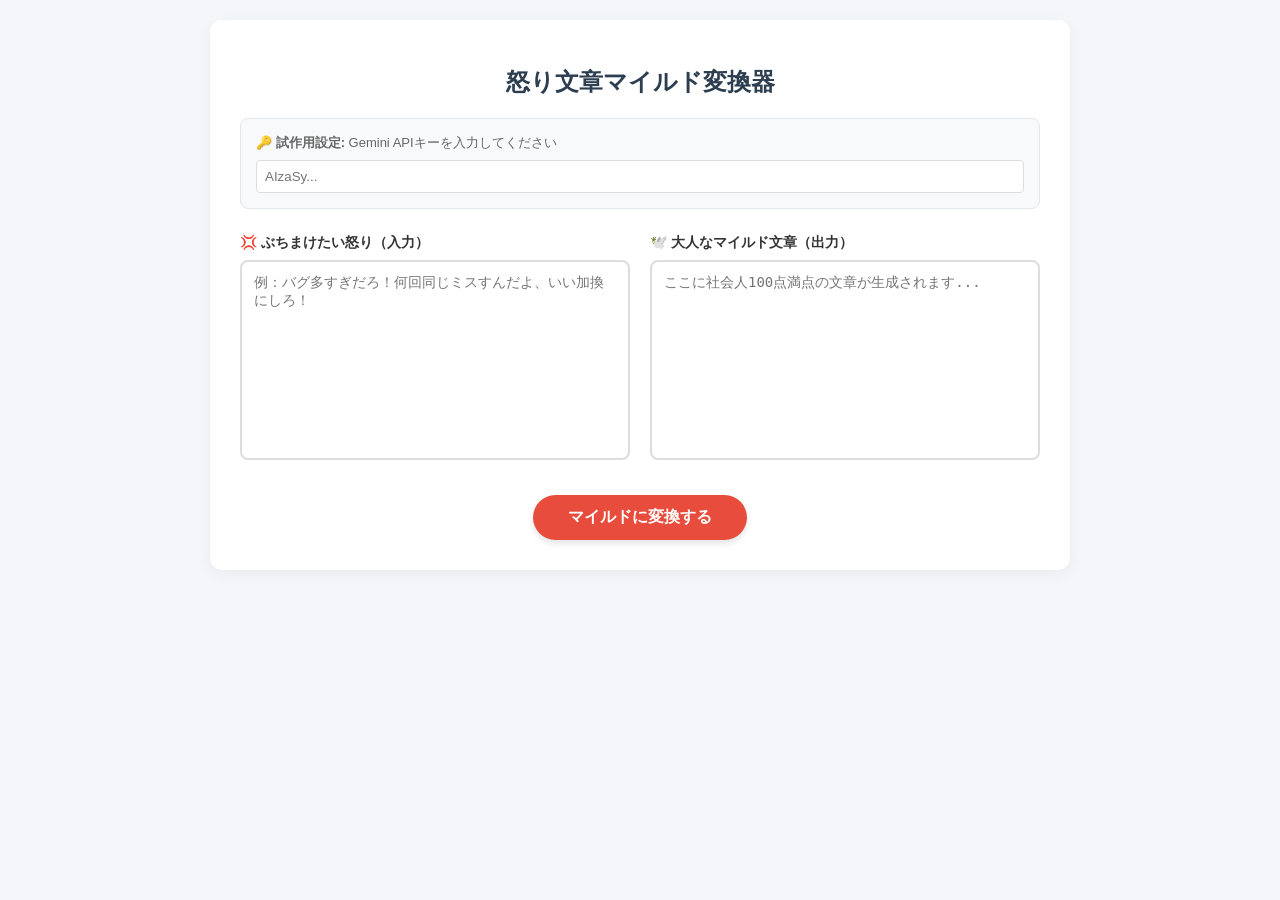
<file: index.html>
<!DOCTYPE html>
<html lang="ja">
<head>
  <meta charset="UTF-8">
  <meta name="viewport" content="width=device-width, initial-scale=1.0">
  <title>怒り文章マイルド変換器</title>
  
  <link href="style.css" rel="stylesheet" type="text/css">
</head>
<body>

<div class="container">
  <h1>怒り文章マイルド変換器</h1>

  <div class="api-key-section">
    <p>🔑 <strong>試作用設定:</strong> Gemini APIキーを入力してください</p>
    <input type="text" id="api-key" placeholder="AIzaSy...">
  </div>

  <div class="app-main">
    <div class="box">
      <label for="input-text">💢 ぶちまけたい怒り（入力）</label>
      <textarea id="input-text" placeholder="例：バグ多すぎだろ！何回同じミスすんだよ、いい加換にしろ！"></textarea>
    </div>

    <div class="box">
      <label for="output-text">🕊️ 大人なマイルド文章（出力）</label>
      <textarea id="output-text" readonly placeholder="ここに社会人100点満点の文章が生成されます..."></textarea>
    </div>

    <div class="btn-container">
      <button id="convert-btn">マイルドに変換する</button>
      <div class="loading" id="loading-text">⏳ AIが深呼吸を促しながらマイルドに翻訳中...</div>
    </div>
  </div>
</div>
<!-- jQueryの読み込み -->
<script type="text/javascript" src="js/jquery-4.0.0.min.js"></script>
<script>

$(function() {
  $('#convert-btn').on('click', async function() {

    // 入力欄からAPIキーと文章を取得
    const apiKey = $('#api-key').val().trim();
    const inputText = $('#input-text').val().trim();

    if (!apiKey) {
      alert('APIキーを入力してください。');
      return;
    }

    if (!inputText) {
      alert('怒りの文章を入力してください。');
      return;
    }

    // 二重クリックを防止
    $('#convert-btn').prop('disabled', true);
    $('#loading-text').show();
    $('#output-text').val('');

    const systemInstruction =
    'あなたはビジネスコミュニケーションおよび文章推敲のスペシャリストです。' +
    'ユーザーが思わず感情的になって書いた「怒り・苛立ち・不満・詰問の下書き文章」を、' +
    '言いたい本来の要点や要求は100%保持したまま、角が立たないビジネス表現に言い換えてください。' +
    'チャットでのやり取りを想定してください。' +
    '送信者の立場（話者・主語）を絶対に反転させないでください。' +
    '入力された文章は「相手から言われた言葉」ではありません。' +
    '原文と同程度の長さを目安にしてください。' +
    '必要以上の説明や挨拶、前置きは追加しないでください。' +
    '変換後の文章のみを出力してください。' +
    '「困惑しております」「納得できません」など、' +
    '被害者意識が伝わる表現や、相手への不満を強調する表現は使用しないでください。' +
    '相手を責めたり、自分の正当性を主張したりせず、事実確認や今後の対応に焦点を当てた、' +
    '謙虚で自然な文章にしてください。ただし、必要以上にへりくだる必要はありません。';

    const prompt =
      systemInstruction + '\n\n変換対象の文章:\n' + inputText;

    // Gemini APIのURL
const apiUrl =
  'https://generativelanguage.googleapis.com/v1beta/models/gemini-3.5-flash-lite:generateContent';

    try {
      const response = await $.ajax({
        url: apiUrl,
        type: 'POST',
        contentType: 'application/json',
        headers: {
          'x-goog-api-key': apiKey
        },
        data: JSON.stringify({
          contents: [
            {
              parts: [
                { text: prompt }
              ]
            }
          ]
        })
      });

      const resultText =
        response.candidates?.[0]?.content?.parts
          ?.map(part => part.text || '')
          .join('');

      if (!resultText) {
        throw new Error('AIから文章が返されませんでした。');
      }

      typeWriterEffect(resultText, $('#output-text'));

    } catch (error) {
      console.error('APIエラー:', error);

      let message = '変換に失敗しました。';

      if (error.responseJSON?.error?.message) {
        message += '\n詳細：' + error.responseJSON.error.message;
      } else if (error.message) {
        message += '\n詳細：' + error.message;
      }

      alert(message);

    } finally {
      $('#convert-btn').prop('disabled', false);
      $('#loading-text').hide();
    }
  });

  // 1文字ずつ表示
  function typeWriterEffect(text, $target) {
    let index = 0;
    $target.val('');

    const timer = setInterval(function() {
      if (index < text.length) {
        $target.val($target.val() + text.charAt(index));
        index++;
      } else {
        clearInterval(timer);
      }
    }, 30);
  }
});
</script>

</body>
</html>
</file>
<file: style.css>
@charset "utf-8";
    :root {
      --primary-color: #e74c3c; /* お怒りモードの赤 */
      --success-color: #2ecc71; /* マイルドモードの緑 */
      --bg-color: #f5f6fa;
    }
    body {
      font-family: 'Helvetica Neue', Arial, sans-serif;
      background-color: var(--bg-color);
      color: #333;
      margin: 0;
      padding: 20px;
    }
    .container {
      max-width: 800px;
      margin: 0 auto;
      background: #fff;
      padding: 30px;
      border-radius: 12px;
      box-shadow: 0 4px 15px rgba(0,0,0,0.05);
    }
    h1 {
      text-align: center;
      color: #2c3e50;
      font-size: 24px;
      margin-bottom: 20px;
    }
    .api-key-section {
      background: #f8f9fa;
      padding: 15px;
      border-radius: 8px;
      margin-bottom: 25px;
      border: 1px solid #e1e8ed;
    }
    .api-key-section p {
      margin: 0 0 8px 0;
      font-size: 13px;
      color: #666;
    }
    .app-main {
      display: grid;
      grid-template-columns: 1fr 1fr;
      gap: 20px;
    }
    @media (max-width: 600px) {
      .app-main { grid-template-columns: 1fr; }
    }
    .box {
      display: flex;
      flex-direction: column;
    }
    label {
      font-weight: bold;
      margin-bottom: 8px;
      font-size: 14px;
    }
    textarea {
      width: 100%;
      height: 200px;
      padding: 12px;
      box-sizing: border-box;
      border: 2px solid #ddd;
      border-radius: 8px;
      font-size: 14px;
      resize: none;
      transition: border-color 0.3s;
    }
    textarea:focus {
      outline: none;
    }
    #input-text:focus { border-color: var(--primary-color); }
    #output-text:focus { border-color: var(--success-color); }
    input[type="text"] {
      width: 100%;
      padding: 8px;
      box-sizing: border-box;
      border: 1px solid #ddd;
      border-radius: 4px;
    }
    .btn-container {
      grid-column: 1 / -1;
      text-align: center;
      margin-top: 15px;
    }
    button {
      background-color: var(--primary-color);
      color: white;
      border: none;
      padding: 12px 35px;
      font-size: 16px;
      font-weight: bold;
      border-radius: 25px;
      cursor: pointer;
      box-shadow: 0 4px 6px rgba(0,0,0,0.1);
      transition: transform 0.1s, background-color 0.3s;
    }
    button:hover { background-color: #c0392b; }
    button:active { transform: scale(0.98); }
    button:disabled {
      background-color: #bdc3c7;
      cursor: not-allowed;
    }
    .loading {
      display: none;
      color: #7f8c8d;
      font-size: 14px;
      margin-top: 10px;
    }
</file>
